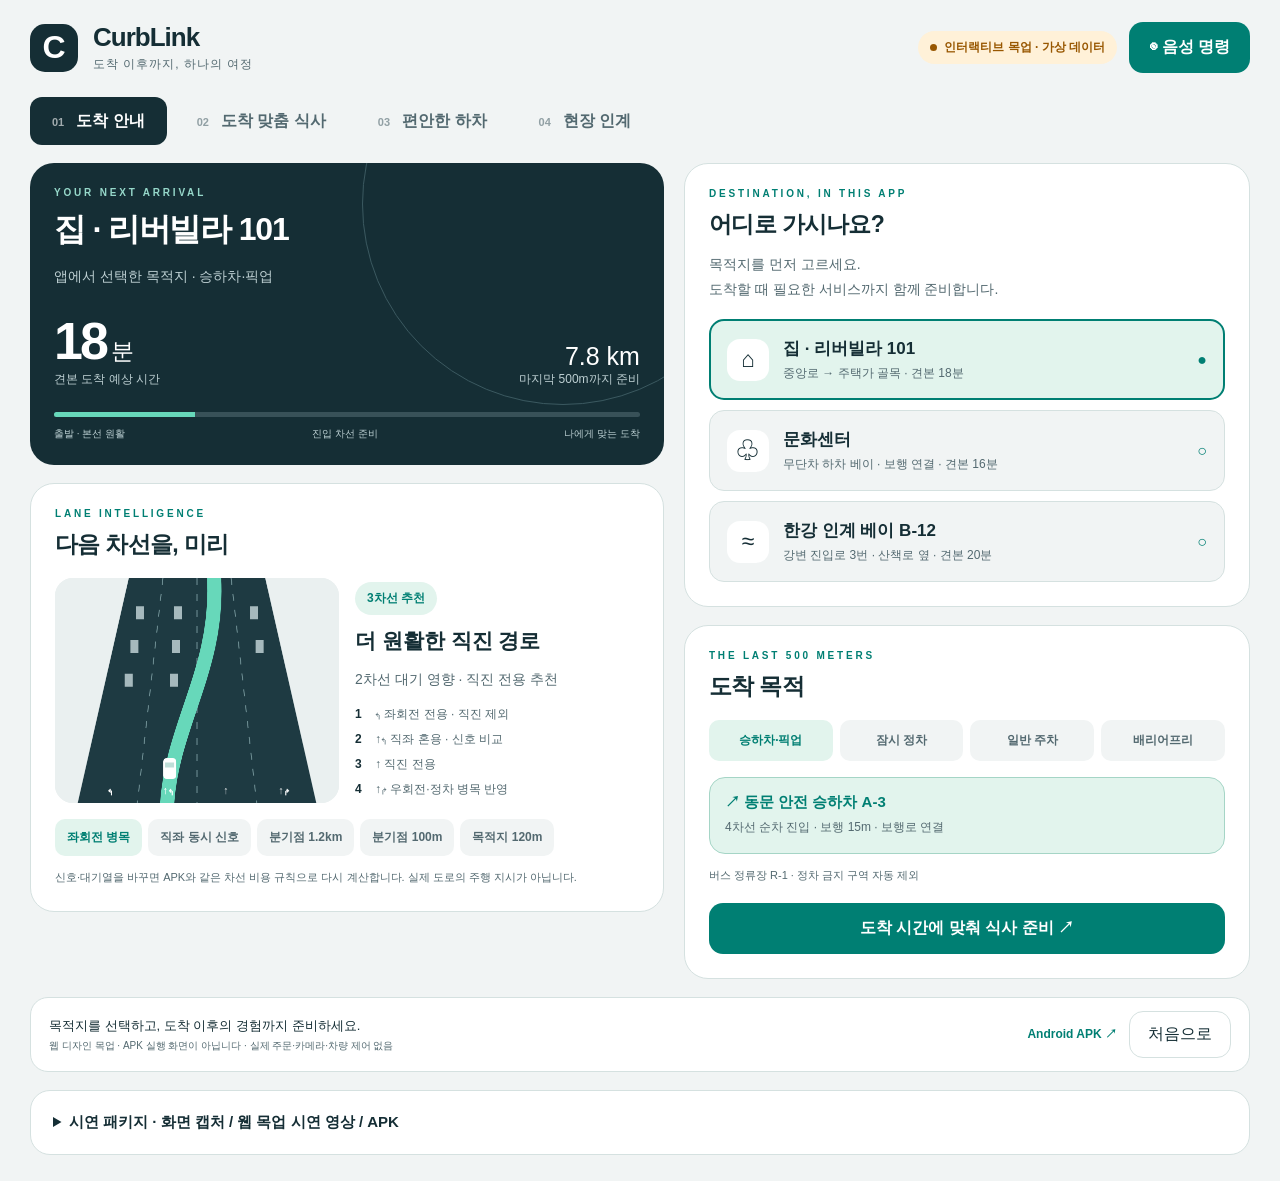
<file: release/studio/index.html>
<!doctype html>
<html lang="ko"><meta charset="utf-8"><meta name="viewport" content="width=device-width,initial-scale=1"><title>CurbLink · Arrival Studio 0.5.1</title>
<style>
:root{--ink:#152e35;--muted:#536970;--teal:#007f73;--mint:#e2f4ed;--line:#d5e1e0;--paper:#f1f4f4}*{box-sizing:border-box}body{margin:0;background:var(--paper);color:var(--ink);font-family:'Malgun Gothic','Segoe UI',sans-serif}button,a,input{font:inherit}button,a{touch-action:manipulation}button{cursor:pointer}button:focus-visible,a:focus-visible,input:focus-visible{outline:3px solid #006de0;outline-offset:3px}button{border:0}header{display:flex;align-items:center;gap:15px;padding:22px 30px 12px}.logo{width:48px;height:48px;background:var(--ink);border-radius:15px;display:grid;place-items:center;color:white;font-size:32px;font-weight:700}.brand{font-size:26px;font-weight:750;letter-spacing:-1px}.tagline{font-size:12px;color:var(--muted);margin-top:3px;letter-spacing:1px}.head-right{margin-left:auto;display:flex;align-items:center;gap:12px}.pill{display:inline-flex;align-items:center;gap:7px;padding:8px 12px;border-radius:30px;color:var(--teal);background:var(--mint);font-size:12px;font-weight:700}.dot{width:7px;height:7px;border-radius:50%;background:currentColor}.amber{color:#985700;background:#fff1d8}.primary{background:var(--teal);color:#fff;padding:15px 20px;border-radius:14px;font-weight:700;min-height:50px}.secondary{background:white;color:var(--ink);border:1px solid var(--line);padding:12px 18px;border-radius:14px}.wide-btn{width:100%}nav{display:flex;gap:8px;padding:12px 30px 18px}nav button{background:transparent;padding:12px 22px;border-radius:12px;color:var(--muted);font-weight:700;min-height:48px}nav button.active{background:var(--ink);color:#fff}nav span{font-size:11px;opacity:.6;margin-right:12px}.app{min-height:100vh;display:flex;flex-direction:column}.workspace{padding:0 30px 18px;display:grid;grid-template-columns:1.12fr 1fr;gap:20px;flex:1}.stack{display:flex;flex-direction:column;gap:18px}.panel{background:#fff;border:1px solid var(--line);border-radius:24px;padding:24px}.eyebrow{font-size:10px;letter-spacing:2.8px;font-weight:800;color:var(--teal);margin-bottom:10px}h1,h2,h3,p{margin:0}h1{font-size:32px;letter-spacing:-1.2px}h2{font-size:23px;letter-spacing:-.7px}h3{font-size:17px}p{color:var(--muted);font-size:14px;line-height:1.75}.intro{margin:12px 0 18px}.trip{background:var(--ink);color:white;border:0;position:relative;overflow:hidden}.trip:after{content:'';position:absolute;right:-100px;top:-160px;width:400px;height:400px;border:1px solid #3b5960;border-radius:50%;pointer-events:none}.trip .eyebrow{color:#96d8ca}.trip p{color:#bed0d3}.tripline{display:flex;justify-content:space-between;align-items:end;margin-top:22px}.eta{font-size:52px;font-weight:750;letter-spacing:-3px}.eta small{font-size:23px;font-weight:500;letter-spacing:0;margin-left:5px}.distance{text-align:right;font-size:25px}.sub{font-size:12px;color:#bed0d3;letter-spacing:0}.progress{height:5px;border-radius:10px;background:#385158;margin-top:24px;overflow:hidden}.progress i{display:block;width:24%;height:100%;background:#67d8ba}.stages{display:flex;justify-content:space-between;font-size:10px;margin-top:10px;color:#bcd0d3}.row{display:flex;justify-content:space-between;align-items:center;gap:12px}.choice{width:100%;display:flex;align-items:center;text-align:left;gap:14px;background:var(--paper);border:1px solid var(--line);border-radius:15px;padding:17px;margin-top:10px;color:var(--ink)}.choice.selected{background:var(--mint);border:2px solid var(--teal);padding:16px}.place-icon{width:42px;height:42px;border-radius:13px;background:white;display:grid;place-items:center;font-size:23px}.choice .details{flex:1}.choice small{display:block;color:var(--muted);font-size:12px;margin-top:5px}.check{color:var(--teal)}.purpose{display:grid;grid-template-columns:repeat(4,1fr);gap:7px;margin-top:18px}.purpose button,.segments button{background:var(--paper);color:var(--muted);padding:12px 7px;border-radius:10px;font-size:12px;font-weight:700}.purpose button.on,.segments button.on{background:var(--mint);color:var(--teal)}.recommend{background:var(--mint);border:1px solid #a5d5c6;border-radius:16px;padding:15px;margin-top:16px}.recommend h3{color:var(--teal);font-size:15px}.recommend p{margin-top:5px;font-size:12px}.lane-layout{display:grid;grid-template-columns:1fr 1fr;gap:16px;margin-top:18px;align-items:center}.road{height:225px;border-radius:18px;overflow:hidden;position:relative;background:#eaf0f0}.road canvas{width:100%;height:100%}.lane-info h3{font-size:21px;margin:12px 0}.legend{margin-top:14px;display:grid;gap:8px;font-size:12px;color:var(--muted)}.legend b{display:inline-block;width:20px;color:var(--ink)}.segments{display:flex;gap:6px;flex-wrap:wrap;margin-top:16px}.segments button{padding:10px 12px}.footnote{font-size:11px;color:var(--muted);margin-top:12px}.toolbar{margin:0 30px 18px;display:flex;align-items:center;gap:12px;padding:13px 18px;background:white;border:1px solid var(--line);border-radius:18px}.toolbar .note{font-size:13px;flex:1}.toolbar small{display:block;font-size:10px;color:var(--muted);margin-top:4px}.toolbar a{font-size:12px;color:var(--teal);font-weight:700;text-decoration:none;white-space:nowrap}.meal{display:grid;grid-template-columns:62px 1fr auto;gap:14px;align-items:center;padding:16px;border-radius:16px;background:var(--paper);margin-top:10px;text-align:left;width:100%;color:var(--ink);border:1px solid var(--line)}.meal:first-of-type{background:var(--mint)}.food{width:62px;height:62px;background:#e8e1d2;border-radius:14px;display:grid;place-items:center;font-size:34px}.meal small{display:block;font-size:11px;color:var(--muted);margin:5px 0}.meal strong{font-size:13px}.time-diagram{display:flex;gap:8px;margin:20px 0}.time-block{flex:1;border-radius:15px;padding:18px;background:var(--mint)}.time-block b{display:block;font-size:28px;margin-top:10px}.time-block small{font-size:12px;color:var(--muted)}.toggle{display:flex;align-items:center;gap:12px;padding:14px 0;border-bottom:1px solid var(--line);font-size:15px}.toggle input{width:22px;height:22px;accent-color:var(--teal);margin-left:auto}.bay{padding:18px;background:var(--mint);border:1px solid #acd9cd;border-radius:18px;margin-top:12px}.bay.excluded{background:var(--paper);border-color:var(--line)}.metrics{display:grid;grid-template-columns:repeat(3,1fr);gap:8px;margin:16px 0}.metrics div{background:#ffffffa0;border-radius:12px;padding:12px}.metrics small{font-size:11px;color:var(--muted)}.metrics b{display:block;font-size:23px;margin-top:5px}.camera-grid{display:grid;grid-template-columns:1fr 1fr;gap:12px;margin:18px 0}.camera{height:150px;position:relative;background:#dce8e5;border-radius:16px;overflow:hidden}.camera svg{width:100%;height:100%}.camera span{position:absolute;left:12px;top:10px;color:white;background:#152e35cc;padding:5px 9px;border-radius:20px;font-size:10px}.camera em{position:absolute;bottom:9px;left:12px;color:#fff;font-size:10px;font-style:normal}.location{height:180px;border-radius:16px;background:repeating-linear-gradient(90deg,transparent 0,transparent 49px,#cededb 50px),repeating-linear-gradient(0deg,#eaf2ed 0,#eaf2ed 49px,#cededb 50px);position:relative;margin:18px 0}.location:before{content:'';position:absolute;top:20px;bottom:20px;width:35px;background:white;left:48%;transform:rotate(25deg)}.pin{position:absolute;top:38%;left:45%;background:var(--teal);color:#fff;border:5px solid white;width:36px;height:36px;border-radius:50%;box-shadow:0 0 0 12px #007f7322;display:grid;place-items:center}.location label{position:absolute;left:56%;top:47%;font-size:12px;font-weight:700}.result{margin-top:14px;padding:15px;background:var(--mint);border-radius:14px;color:var(--teal);font-size:14px}.media{margin:0 30px 26px;padding:22px;background:#fff;border:1px solid var(--line);border-radius:20px}.media summary{cursor:pointer;font-weight:700;font-size:15px}.gallery{display:grid;grid-template-columns:repeat(4,1fr);gap:10px;margin-top:20px}.gallery img{width:100%;border:1px solid var(--line);border-radius:8px}.gallery a{font-size:12px;color:var(--muted);text-decoration:none}.media video{width:min(100%,1000px);margin-top:20px;border-radius:12px}button:disabled{opacity:.45;cursor:default}@media(min-height:1000px) and (min-width:1000px){.panel{padding:30px}.tripline{margin-top:30px}.road{height:300px}.choice{padding:22px}.choice.selected{padding:21px}.camera{height:210px}}@media(max-width:950px){.workspace{grid-template-columns:1fr}header,nav{padding-left:18px;padding-right:18px}.workspace{padding:0 18px 18px}.toolbar,.media{margin-left:18px;margin-right:18px}nav{overflow:auto}nav button{white-space:nowrap}.head-right .pill{display:none}.purpose{grid-template-columns:1fr 1fr}.toolbar{flex-wrap:wrap}.gallery{grid-template-columns:1fr 1fr}}@media(prefers-reduced-motion:reduce){*{scroll-behavior:auto}}
</style>
<div class="app"><header><div class="logo">C</div><div><div class="brand">CurbLink</div><div class="tagline">도착 이후까지, 하나의 여정</div></div><div class="head-right"><span class="pill amber"><i class="dot"></i>인터랙티브 목업 · 가상 데이터</span><button class="primary" id="voice">◉ 음성 명령</button></div></header><nav aria-label="주요 화면"></nav><main class="workspace" id="workspace"></main><footer class="toolbar"><div class="note" role="status" id="note">목적지를 선택하고, 도착 이후의 경험까지 준비하세요.<small>웹 디자인 목업 · APK 실행 화면이 아닙니다 · 실제 주문·카메라·차량 제어 없음</small></div><a href="../CurbLink-Drive-0.5.1-arrival-studio.apk" download>Android APK ↗</a><button class="secondary" id="reset">처음으로</button></footer></div>
<details class="media"><summary>시연 패키지 · 화면 캡처 / 웹 목업 시연 영상 / APK</summary><p class="intro">아래 이미지는 이 웹 목업의 브라우저 캡처입니다. 실제 APK 캡처와 Pleos 시연 영상은 집 PC에서 촬영 후 별도로 확인하세요.</p><div class="gallery"><a href="01-arrival.png"><img src="01-arrival.png" alt="도착 안내 웹 목업">01 도착 안내</a><a href="02-dining.png"><img src="02-dining.png" alt="식사 웹 목업">02 도착 맞춤 식사</a><a href="03-access.png"><img src="03-access.png" alt="하차 웹 목업">03 편안한 하차</a><a href="04-handoff.png"><img src="04-handoff.png" alt="인계 웹 목업">04 현장 인계</a></div><video controls preload="none" src="walkthrough.webm" aria-label="웹 디자인 목업 시연 영상"></video><p><a href="../CurbLink-Drive-0.5.1-arrival-studio.apk" download>새 APK 다운로드</a> · <a href="../../captures/android/vehicle-app-preview/01-pleos-connected.png">이전 0.4 APK 실행 원본</a> · <a href="../../simulator/index.html">기존 주행 참고 시뮬레이터</a></p></details>
<script src="../../simulator/js/lane-engine.js"></script><script src="catalog.js"></script><script src="studio.js"></script></html>
</file>
